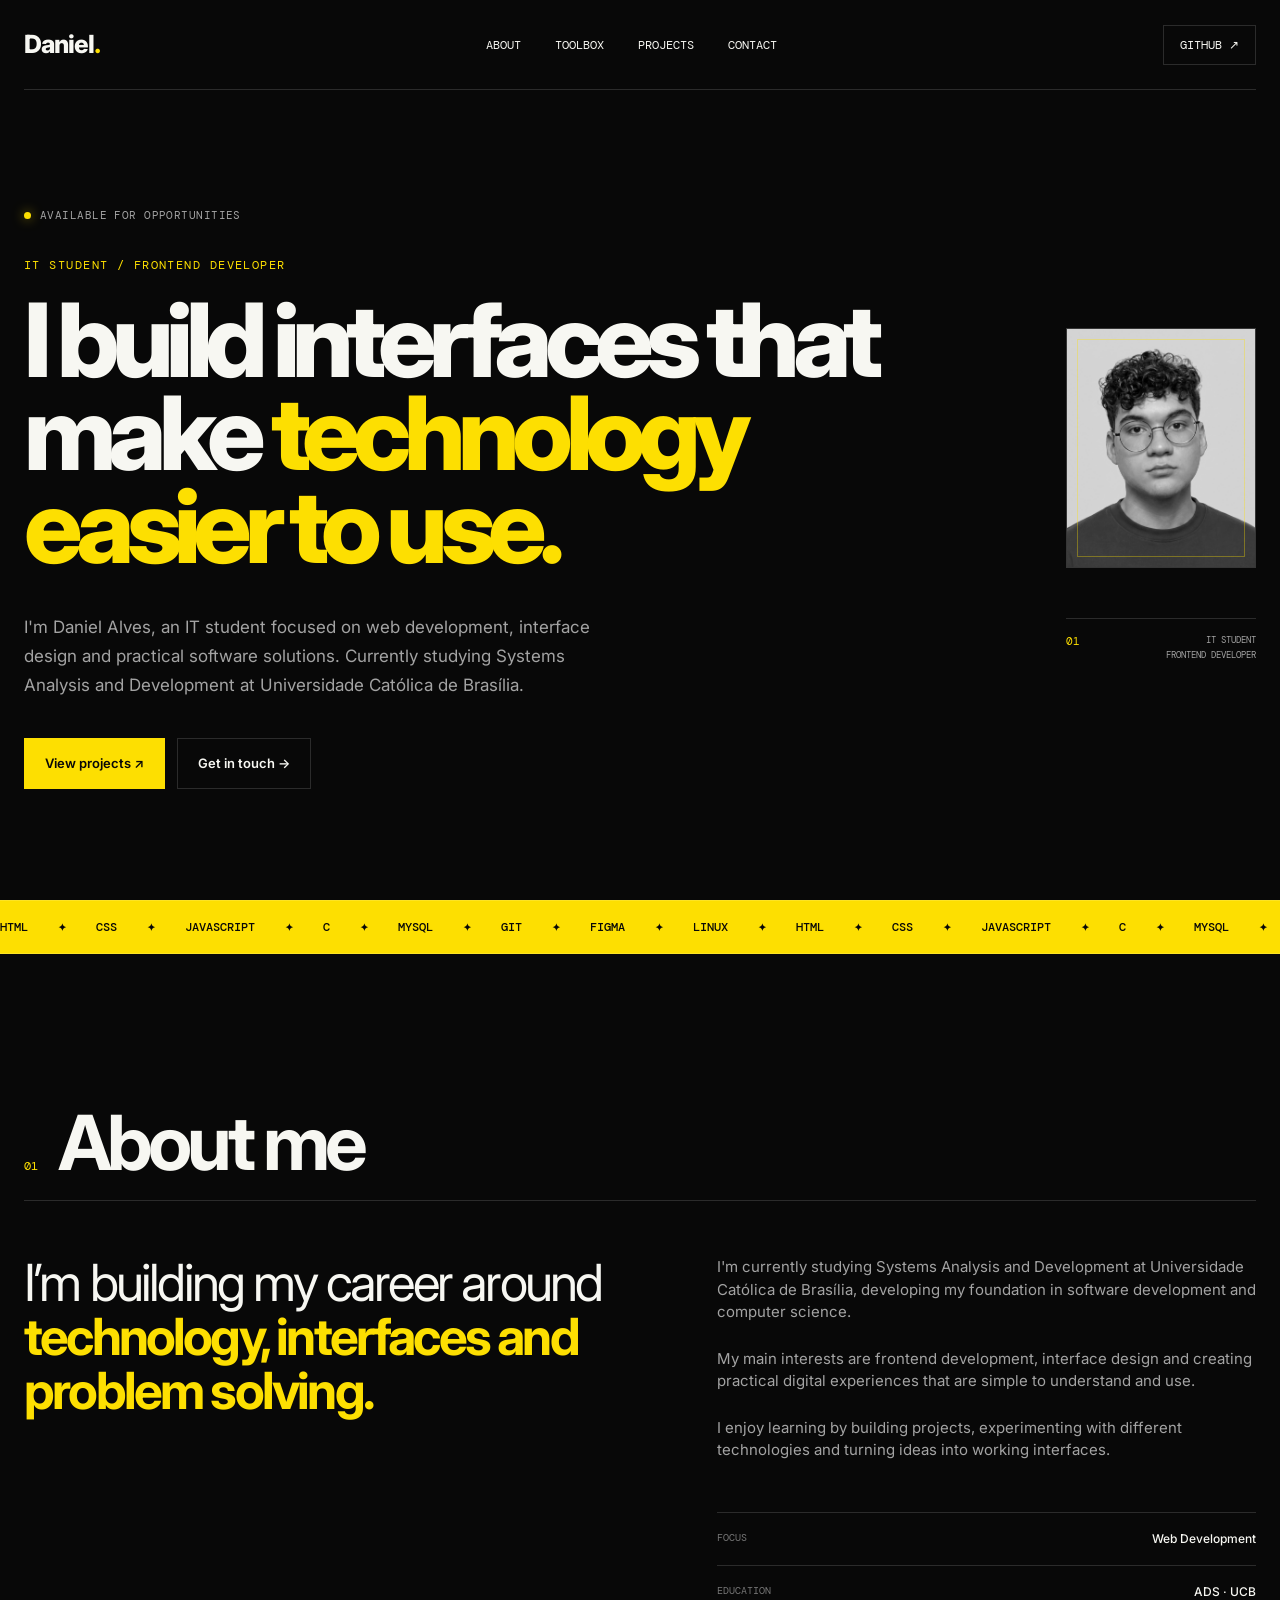
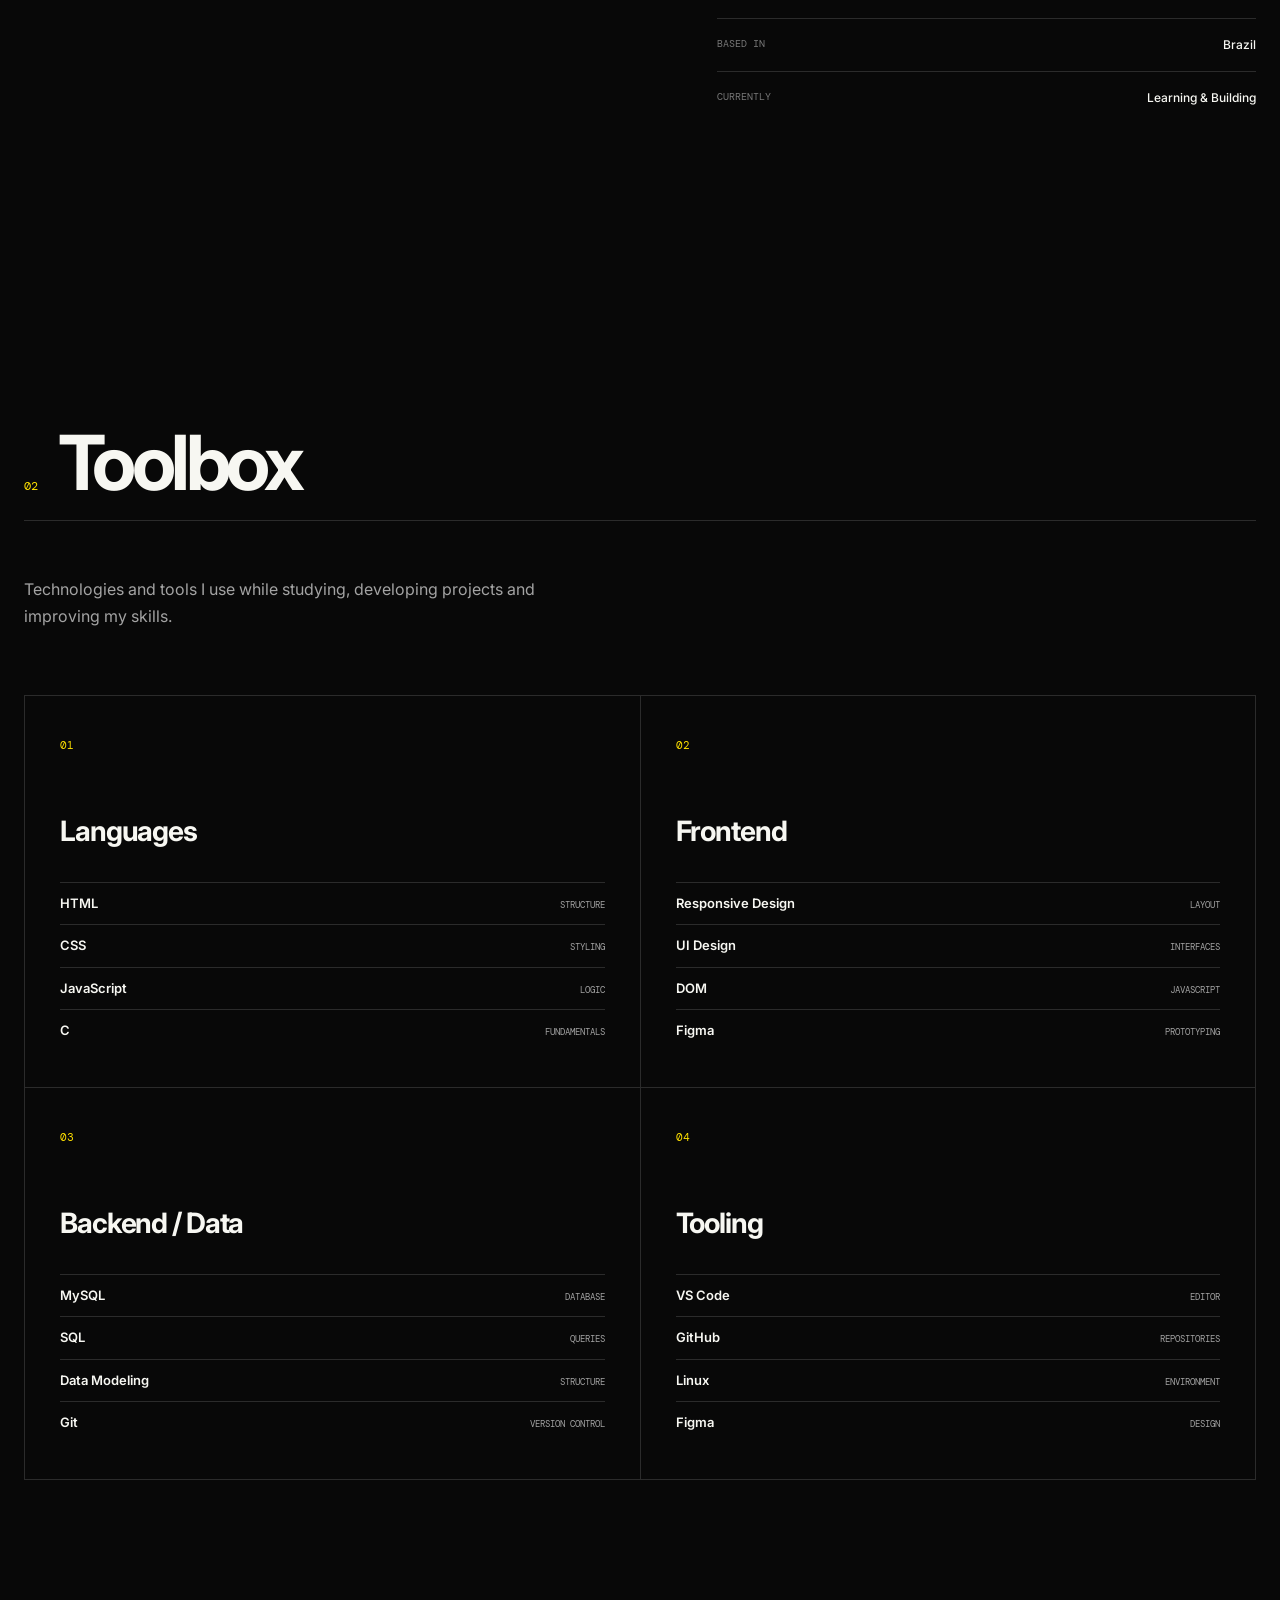
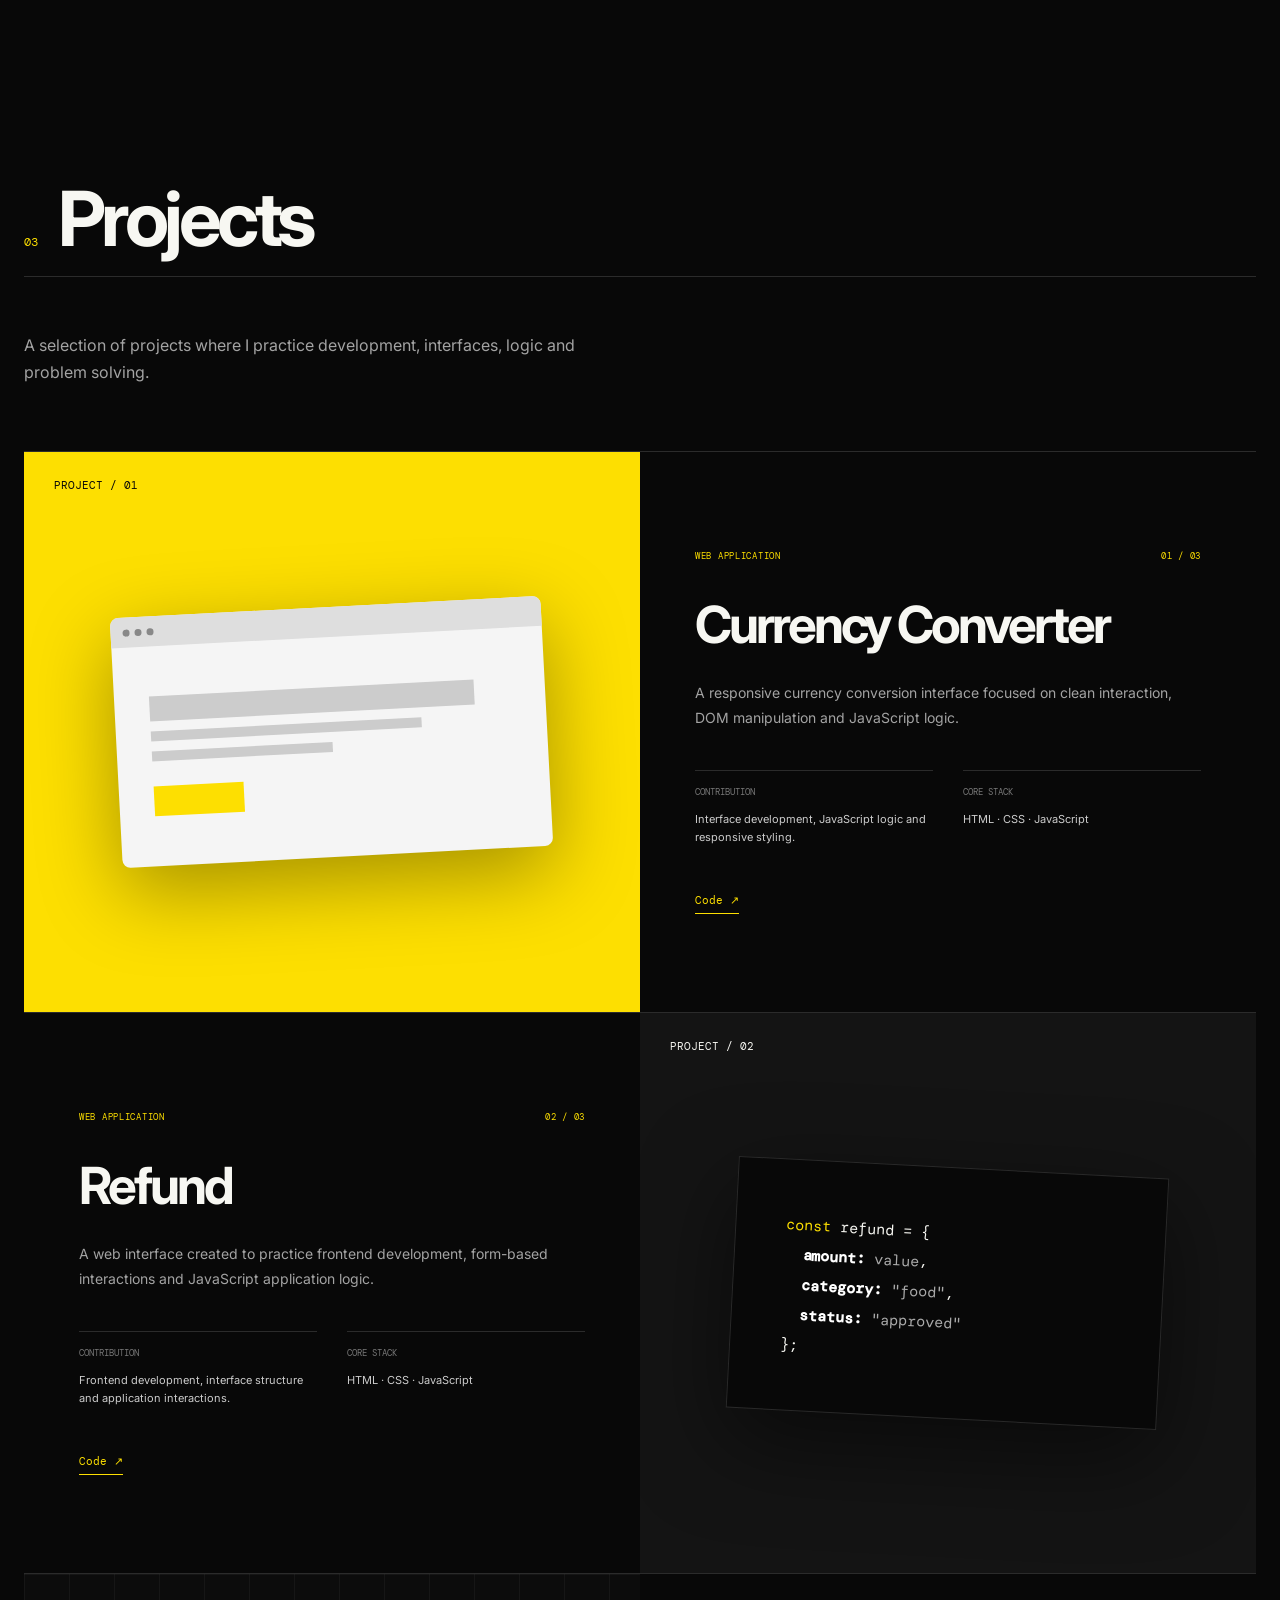
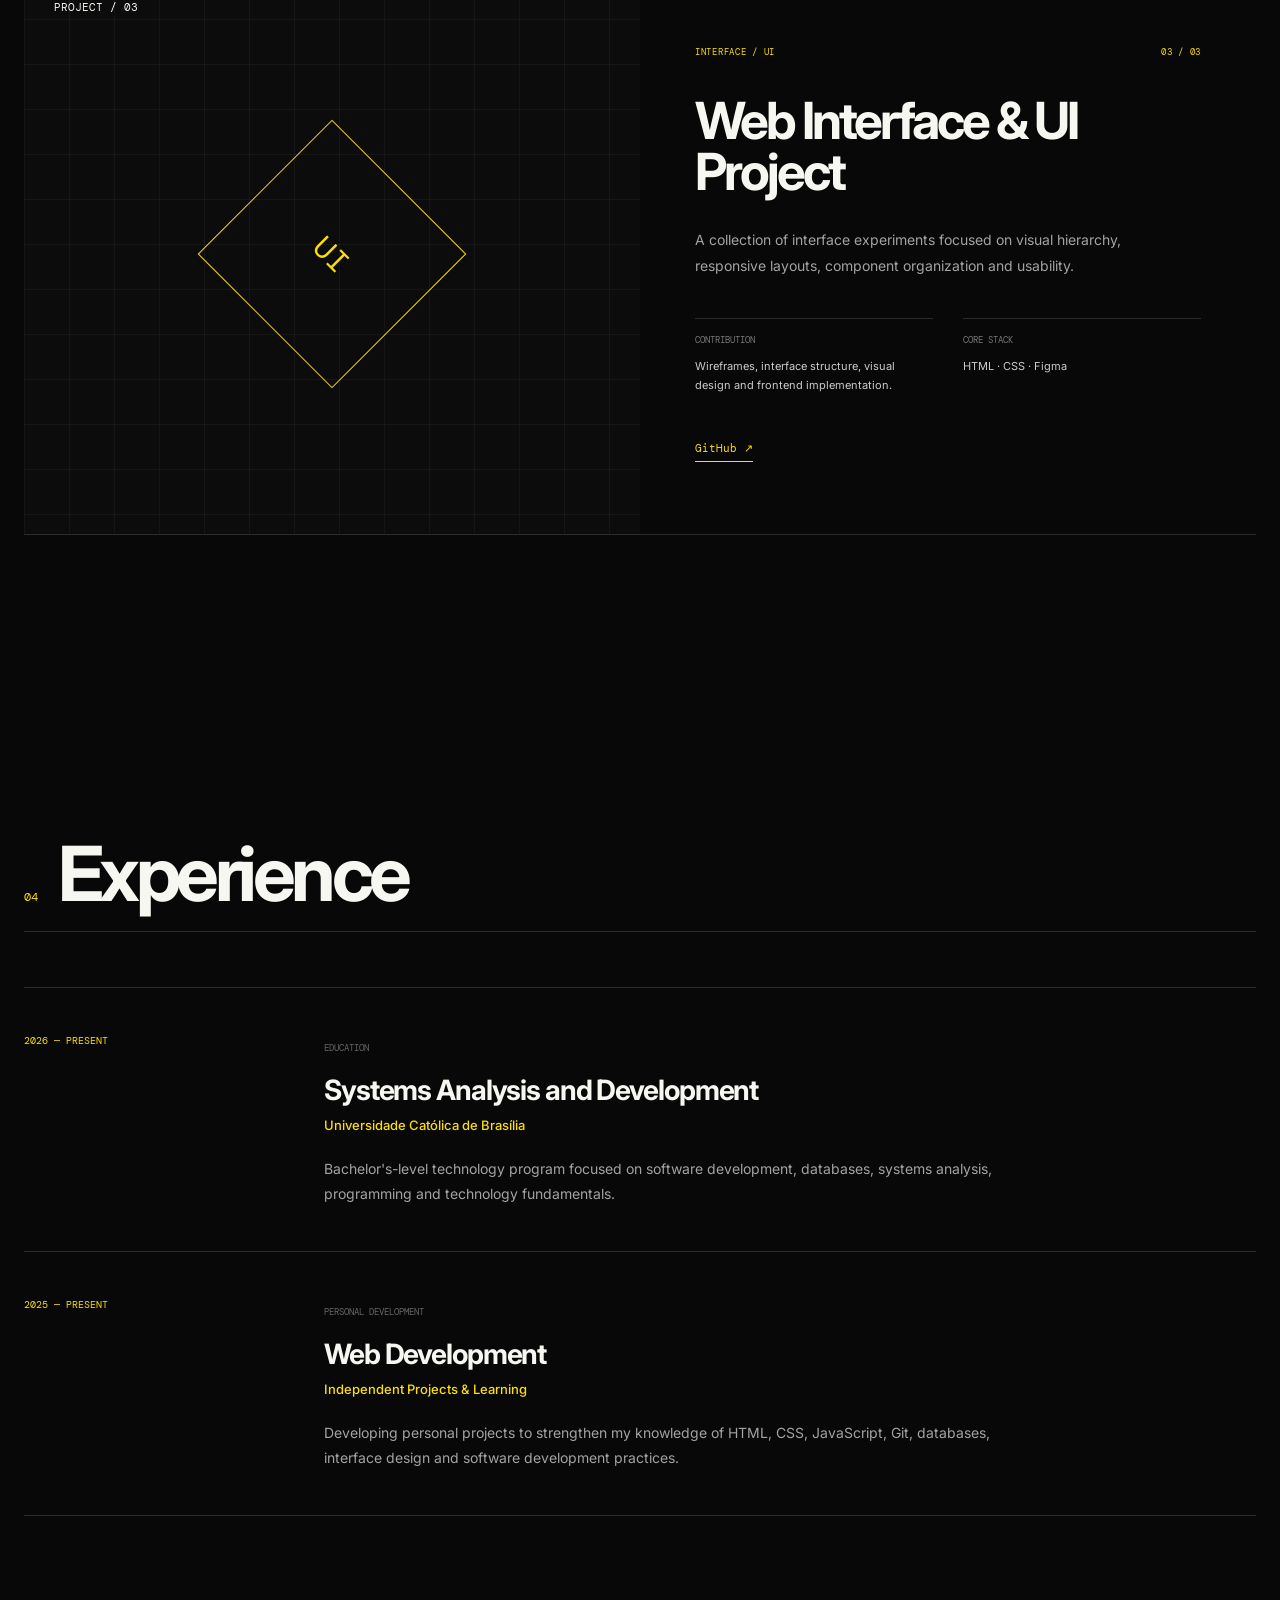
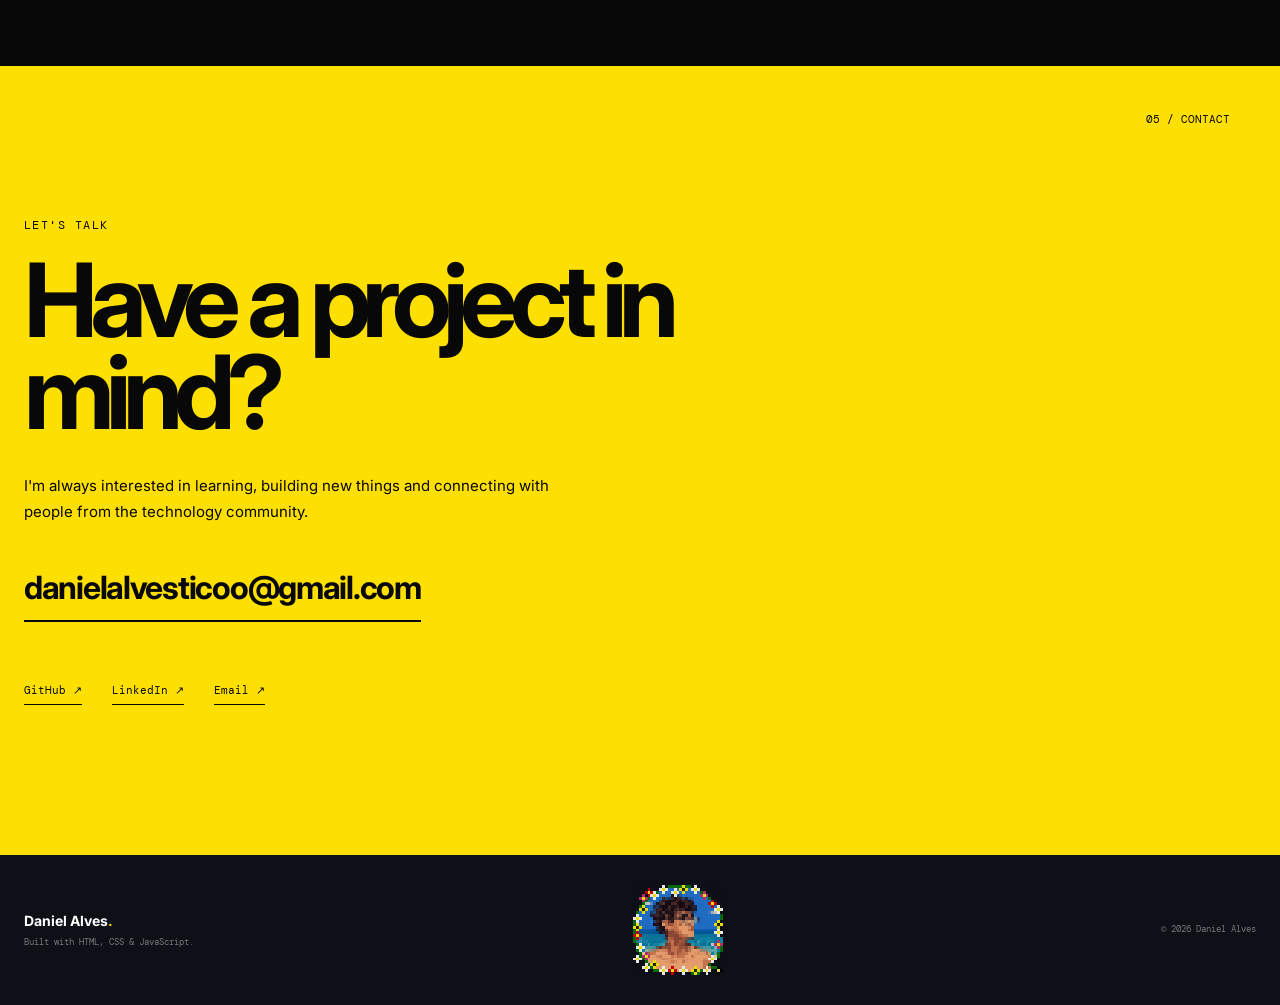
<file: index.html>
<!DOCTYPE html>
<html lang="en">
  <head>
    <meta charset="UTF-8" />
    <meta name="viewport" content="width=device-width, initial-scale=1.0" />

    <meta
      name="description"
      content="Daniel Alves — IT Student and Frontend Developer focused on web development, interface design and practical software solutions."
    />

    <title>Daniel Alves — IT Student & Frontend Developer</title>

    <link rel="preconnect" href="https://fonts.googleapis.com" />
    <link rel="preconnect" href="https://fonts.gstatic.com" crossorigin />

    <link
      href="https://fonts.googleapis.com/css2?family=DM+Mono:wght@300;400;500&family=Inter:wght@400;500;600;700;800&display=swap"
      rel="stylesheet"
    />

    <link rel="icon" type="image/GIF" href="assets/GIFs/GIF_PixelArt__to_Github (3).gif">

    <link rel="stylesheet" href="styles.css" />
  </head>

  <body>
    <!-- =========================
         NAVBAR
    ========================== -->

    <header class="navbar">
      <a href="#" class="logo">
        Daniel<span>.</span>
      </a>

      <nav>
        <a href="#about">About</a>
        <a href="#toolbox">Toolbox</a>
        <a href="#projects">Projects</a>
        <a href="#contact">Contact</a>
      </nav>

      <a
        href="https://github.com/danielalvesfirst"
        class="nav-github"
        target="_blank"
        rel="noopener noreferrer"
      >
        GitHub ↗
      </a>
    </header>

    <main>
      <!-- =========================
           HERO
      ========================== -->

      <section class="hero">
        <div class="hero-content">
          <div class="availability">
            <span></span>
            Available for opportunities
          </div>

          <p class="eyebrow">IT STUDENT / FRONTEND DEVELOPER</p>

          <h1>
            I build interfaces that make
            <span>technology easier to use.</span>
          </h1>

          <p class="hero-description">
            I'm Daniel Alves, an IT student focused on web development,
            interface design and practical software solutions. Currently
            studying Systems Analysis and Development at Universidade Católica
            de Brasília.
          </p>

          <div class="hero-actions">
            <a href="#projects" class="button button-primary">
              View projects ↗
            </a>

            <a href="#contact" class="button button-secondary">
              Get in touch →
            </a>
          </div>
        </div>

        <div class="hero-side">
          <div class="profile-photo">
            <a href="https://www.linkedin.com/in/danielalvesanalise/" target="_blank" rel="noopener">
            <img
              src="assets/IMGs/perfil.jpeg"
              alt="Daniel Alves"
            />
          </div>
          </a>

          <div class="hero-side-info">
            <span>01</span>

            <p>
              IT STUDENT<br />
              FRONTEND DEVELOPER
            </p>
          </div>
        </div>
      </section>

      <!-- =========================
           TECHNOLOGIES MARQUEE
      ========================== -->

      <div class="tech-marquee">
        <div class="marquee-track">
          <span>HTML</span>
          <b>✦</b>
          <span>CSS</span>
          <b>✦</b>
          <span>JAVASCRIPT</span>
          <b>✦</b>
          <span>C</span>
          <b>✦</b>
          <span>MYSQL</span>
          <b>✦</b>
          <span>GIT</span>
          <b>✦</b>
          <span>FIGMA</span>
          <b>✦</b>
          <span>LINUX</span>
          <b>✦</b>

          <span>HTML</span>
          <b>✦</b>
          <span>CSS</span>
          <b>✦</b>
          <span>JAVASCRIPT</span>
          <b>✦</b>
          <span>C</span>
          <b>✦</b>
          <span>MYSQL</span>
          <b>✦</b>
          <span>GIT</span>
          <b>✦</b>
          <span>FIGMA</span>
          <b>✦</b>
          <span>LINUX</span>
          <b>✦</b>
        </div>
      </div>

      <!-- =========================
           ABOUT
      ========================== -->

      <section class="section" id="about">
        <div class="section-heading">
          <span class="section-index">01</span>
          <h2>About me</h2>
        </div>

        <div class="about-grid">
          <div>
            <p class="big-text">
              I’m building my career around
              <strong>technology, interfaces and problem solving.</strong>
            </p>
          </div>

          <div class="about-text">
            <p>
              I'm currently studying Systems Analysis and Development at
              Universidade Católica de Brasília, developing my foundation in
              software development and computer science.
            </p>

            <p>
              My main interests are frontend development, interface design and
              creating practical digital experiences that are simple to
              understand and use.
            </p>

            <p>
              I enjoy learning by building projects, experimenting with
              different technologies and turning ideas into working interfaces.
            </p>

            <div class="about-facts">
              <div>
                <span>Focus</span>
                <strong>Web Development</strong>
              </div>

              <div>
                <span>Education</span>
                <strong>ADS · UCB</strong>
              </div>

              <div>
                <span>Based in</span>
                <strong>Brazil</strong>
              </div>

              <div>
                <span>Currently</span>
                <strong>Learning & Building</strong>
              </div>
            </div>
          </div>
        </div>
      </section>

      <!-- =========================
           TOOLBOX
      ========================== -->

      <section class="section" id="toolbox">
        <div class="section-heading">
          <span class="section-index">02</span>
          <h2>Toolbox</h2>
        </div>

        <p class="section-description">
          Technologies and tools I use while studying, developing projects and
          improving my skills.
        </p>

        <div class="toolbox-grid">
          <article class="toolbox-card">
            <span class="toolbox-number">01</span>

            <h3>Languages</h3>

            <ul>
              <li>
                <span>HTML</span>
                <small>STRUCTURE</small>
              </li>

              <li>
                <span>CSS</span>
                <small>STYLING</small>
              </li>

              <li>
                <span>JavaScript</span>
                <small>LOGIC</small>
              </li>

              <li>
                <span>C</span>
                <small>FUNDAMENTALS</small>
              </li>
            </ul>
          </article>

          <article class="toolbox-card">
            <span class="toolbox-number">02</span>

            <h3>Frontend</h3>

            <ul>
              <li>
                <span>Responsive Design</span>
                <small>LAYOUT</small>
              </li>

              <li>
                <span>UI Design</span>
                <small>INTERFACES</small>
              </li>

              <li>
                <span>DOM</span>
                <small>JAVASCRIPT</small>
              </li>

              <li>
                <span>Figma</span>
                <small>PROTOTYPING</small>
              </li>
            </ul>
          </article>

          <article class="toolbox-card">
            <span class="toolbox-number">03</span>

            <h3>Backend / Data</h3>

            <ul>
              <li>
                <span>MySQL</span>
                <small>DATABASE</small>
              </li>

              <li>
                <span>SQL</span>
                <small>QUERIES</small>
              </li>

              <li>
                <span>Data Modeling</span>
                <small>STRUCTURE</small>
              </li>

              <li>
                <span>Git</span>
                <small>VERSION CONTROL</small>
              </li>
            </ul>
          </article>

          <article class="toolbox-card">
            <span class="toolbox-number">04</span>

            <h3>Tooling</h3>

            <ul>
              <li>
                <span>VS Code</span>
                <small>EDITOR</small>
              </li>

              <li>
                <span>GitHub</span>
                <small>REPOSITORIES</small>
              </li>

              <li>
                <span>Linux</span>
                <small>ENVIRONMENT</small>
              </li>

              <li>
                <span>Figma</span>
                <small>DESIGN</small>
              </li>
            </ul>
          </article>
        </div>
      </section>

      <!-- =========================
           PROJECTS
      ========================== -->

      <section class="section" id="projects">
        <div class="section-heading">
          <span class="section-index">03</span>
          <h2>Projects</h2>
        </div>

        <p class="section-description">
          A selection of projects where I practice development, interfaces,
          logic and problem solving.
        </p>

        <!-- PROJECT 01 -->

        <article class="project">
          <div class="project-image project-yellow">
            <span>PROJECT / 01</span>

            <div class="project-browser">
              <div class="browser-top">
                <i></i>
                <i></i>
                <i></i>
              </div>

              <div class="browser-content">
                <div class="browser-line large"></div>
                <div class="browser-line"></div>
                <div class="browser-line short"></div>
                <div class="browser-button"></div>
              </div>
            </div>
          </div>

          <div class="project-info">
            <div class="project-meta">
              <span>WEB APPLICATION</span>
              <span>01 / 03</span>
            </div>

            <h3>Currency Converter</h3>

            <p class="project-description">
              A responsive currency conversion interface focused on clean
              interaction, DOM manipulation and JavaScript logic.
            </p>

            <div class="project-details">
              <div>
                <span>Contribution</span>
                <p>
                  Interface development, JavaScript logic and responsive
                  styling.
                </p>
              </div>

              <div>
                <span>Core Stack</span>
                <p>HTML · CSS · JavaScript</p>
              </div>
            </div>

            <div class="project-links">
              <a
                href="https://github.com/danielalvesfirst/currency-converter"
                target="_blank"
                rel="noopener noreferrer"
              >
                Code ↗
              </a>
            </div>
          </div>
        </article>

        <!-- PROJECT 02 -->

        <article class="project project-reverse">
          <div class="project-image project-dark">
            <span>PROJECT / 02</span>

            <div class="code-preview">
              <em>const</em> refund = {<br />
              &nbsp;&nbsp;<strong>amount:</strong> <b>value</b>,<br />
              &nbsp;&nbsp;<strong>category:</strong> <b>"food"</b>,<br />
              &nbsp;&nbsp;<strong>status:</strong> <b>"approved"</b><br />
              };
            </div>
          </div>

          <div class="project-info">
            <div class="project-meta">
              <span>WEB APPLICATION</span>
              <span>02 / 03</span>
            </div>

            <h3>Refund</h3>

            <p class="project-description">
              A web interface created to practice frontend development,
              form-based interactions and JavaScript application logic.
            </p>

            <div class="project-details">
              <div>
                <span>Contribution</span>
                <p>
                  Frontend development, interface structure and application
                  interactions.
                </p>
              </div>

              <div>
                <span>Core Stack</span>
                <p>HTML · CSS · JavaScript</p>
              </div>
            </div>

            <div class="project-links">
              <a
                href="https://github.com/danielalvesfirst/Refund"
                target="_blank"
                rel="noopener noreferrer"
              >
                Code ↗
              </a>
            </div>
          </div>
        </article>

        <!-- PROJECT 03 -->

        <article class="project">
          <div class="project-image project-grid">
            <span>PROJECT / 03</span>

            <div class="grid-symbol">
              UI
            </div>
          </div>

          <div class="project-info">
            <div class="project-meta">
              <span>INTERFACE / UI</span>
              <span>03 / 03</span>
            </div>

            <h3>Web Interface & UI Project</h3>

            <p class="project-description">
              A collection of interface experiments focused on visual
              hierarchy, responsive layouts, component organization and
              usability.
            </p>

            <div class="project-details">
              <div>
                <span>Contribution</span>
                <p>
                  Wireframes, interface structure, visual design and frontend
                  implementation.
                </p>
              </div>

              <div>
                <span>Core Stack</span>
                <p>HTML · CSS · Figma</p>
              </div>
            </div>

            <div class="project-links">
              <a
                href="https://github.com/danielalvesfirst"
                target="_blank"
                rel="noopener noreferrer"
              >
                GitHub ↗
              </a>
            </div>
          </div>
        </article>
      </section>

      <!-- =========================
           EXPERIENCE & EDUCATION
      ========================== -->

      <section class="section">
        <div class="section-heading">
          <span class="section-index">04</span>
          <h2>Experience</h2>
        </div>

        <div class="timeline">
          <article class="timeline-item">
            <div class="timeline-date">
              2026 — PRESENT
            </div>

            <div class="timeline-content">
              <span class="timeline-type">EDUCATION</span>

              <h3>Systems Analysis and Development</h3>

              <h4>Universidade Católica de Brasília</h4>

              <p>
                Bachelor's-level technology program focused on software
                development, databases, systems analysis, programming and
                technology fundamentals.
              </p>
            </div>
          </article>

          <article class="timeline-item">
            <div class="timeline-date">
              2025 — PRESENT
            </div>

            <div class="timeline-content">
              <span class="timeline-type">PERSONAL DEVELOPMENT</span>

              <h3>Web Development</h3>

              <h4>Independent Projects & Learning</h4>

              <p>
                Developing personal projects to strengthen my knowledge of
                HTML, CSS, JavaScript, Git, databases, interface design and
                software development practices.
              </p>
            </div>
          </article>
        </div>
      </section>
    </main>

    <!-- =========================
         CONTACT
    ========================== -->

    <section class="contact" id="contact">
      <span class="contact-number">05 / CONTACT</span>

      <div class="contact-content">
        <p class="eyebrow">LET'S TALK</p>

        <h2>Have a project in mind?</h2>

        <p>
          I'm always interested in learning, building new things and
          connecting with people from the technology community.
        </p>

        <a
          href="mailto:danielalvesticoo@gmail.com"
          class="contact-email"
        >
          danielalvesticoo@gmail.com
        </a>

        <div class="contact-links">
          <a
            href="https://github.com/danielalvesfirst"
            target="_blank"
            rel="noopener noreferrer"
          >
            GitHub ↗
          </a>

          <a
            href="https://www.linkedin.com/in/danielalvesanalise/"
            target="_blank"
            rel="noopener noreferrer"
          >
            LinkedIn ↗
          </a>

          <a href="mailto:danielalvesticoo@gmail.com">
            Email ↗
          </a>
        </div>
      </div>
    </section>

    <!-- =========================
         FOOTER
    ========================== -->

    <footer>
      <div class="footer-brand">
        <strong>Daniel Alves<span>.</span></strong>
        <p>Built with HTML, CSS & JavaScript.</p>
      </div>

      <img
        class="footer-gif"
        src="assets/GIFs/GIF_PixelArt__to_Github (3).gif"
        alt="Daniel Alves pixel art signature"
      />

      <p class="footer-copy">
        © 2026 Daniel Alves
      </p>
    </footer>
  </body>
</html>
</file>
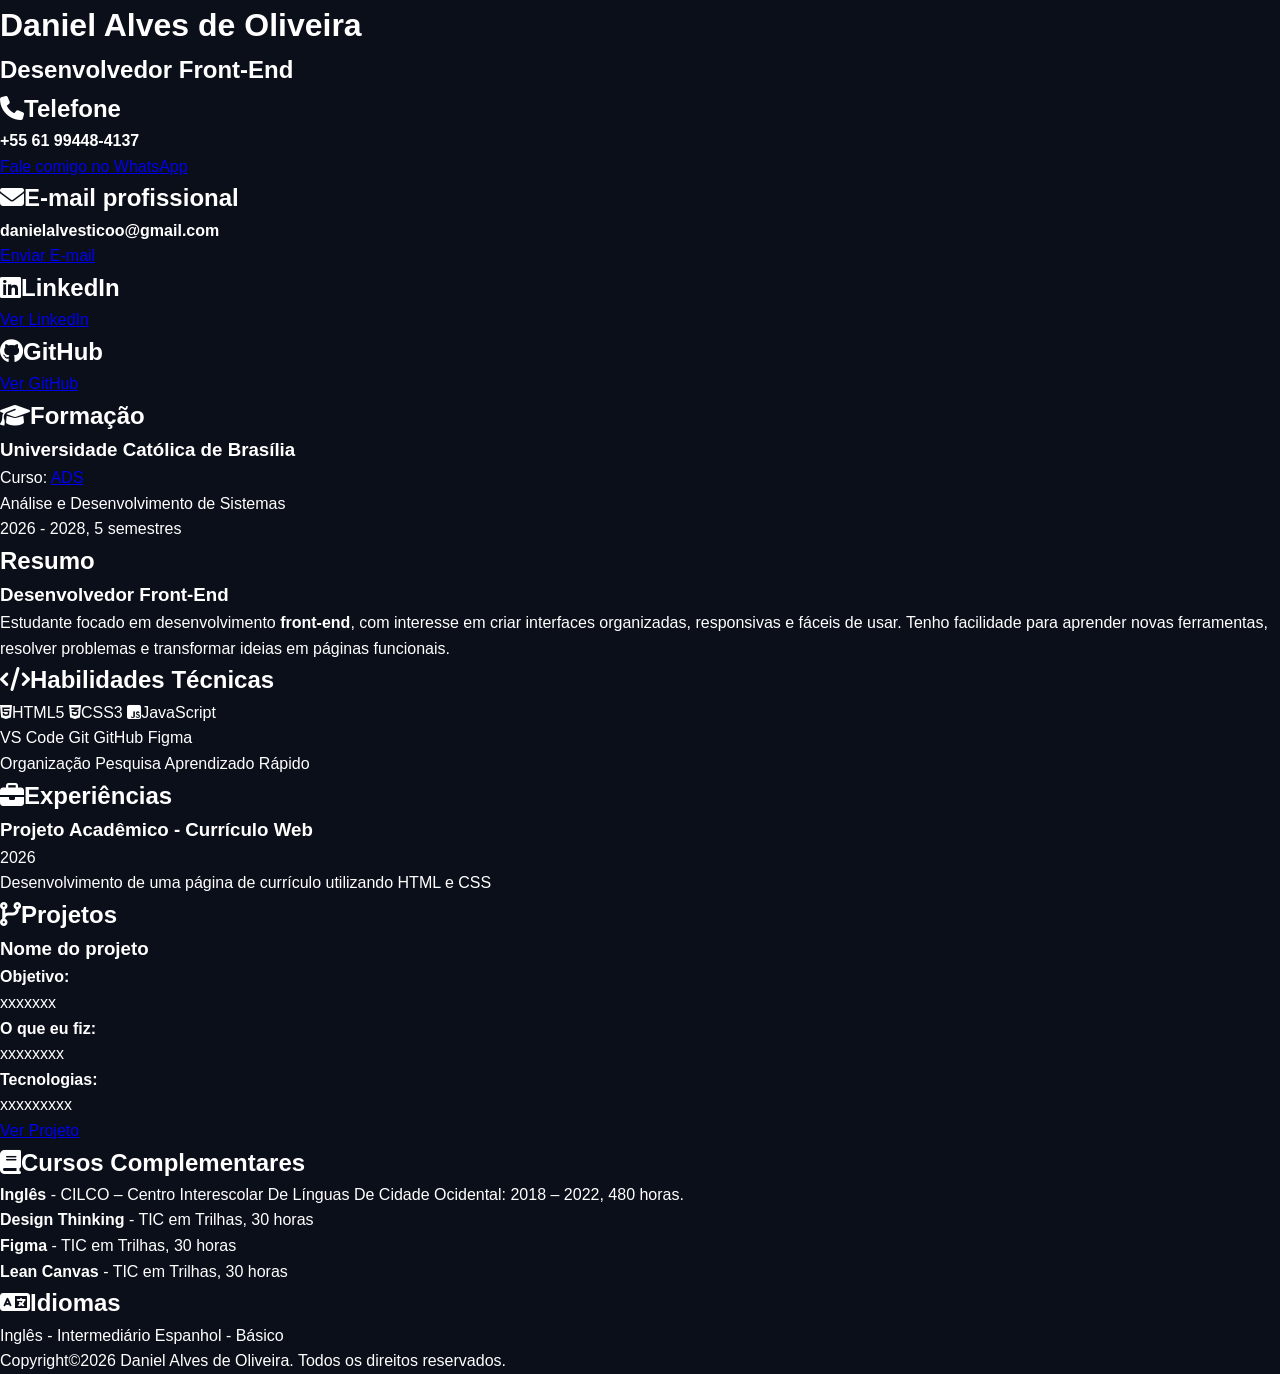
<file: 1curriculo.html>
<!DOCTYPE html>
<html lang="pt-BR">
<head>
    <meta charset="UTF-8">
    <meta name="viewport" content="width=device-width, initial-scale=1.0">
    <title>Daniel Alves de Oliveira</title>
    <link rel="stylesheet" href="2curriculo.css">
    <link rel="stylesheet" href="https://cdnjs.cloudflare.com/ajax/libs/font-awesome/6.5.1/css/all.min.css">
</head>

<body>
    <header>
        <h1>Daniel Alves de Oliveira</h1>
        <h2>Desenvolvedor Front-End</h2>
    </header>

    <div class="container-curriculo">
        <div class="coluna-principal">

    <!--Cabeçalho-->
    <section>
        <h2><i class="fa-solid fa-phone"></i>Telefone</h2>
        <p><strong>+55 61 99448-4137</strong></p>
        <a href="https://wa.me/5561994484137" target="_blank" class="botao-link">Fale comigo no WhatsApp</a>

        <h2><i class="fa-solid fa-envelope"></i>E-mail profissional</h2>
        <p><strong>danielalvesticoo@gmail.com</strong></p>
        <a href="mailto:danielalvesticoo@gmail.com" class="botao-link">Enviar E-mail</a>

        <h2><i class="fa-brands fa-linkedin"></i>LinkedIn</h2>
        <a href="https://www.linkedin.com/in/danielalvesanalise/" target="_blank" class="botao-link">Ver LinkedIn</a>

        <h2><i class="fa-brands fa-github"></i>GitHub</h2>
        <a href="https://github.com/danielalvesfirst" target="_blank" class="botao-link">Ver GitHub</a>
    </section>

    <!--Formação-->
    <section>
        <h2><i class="fa-solid fa-graduation-cap"></i>Formação</h2>
        <h3>Universidade Católica de Brasília</h3>

        <div class="linha-curso">
            <span class="rotulo">Curso:</span>
            <a href="https://www.catho.com.br/carreira-sucesso/tudo-sobre-analise-e-desenvolvimento-de-sistemas/" class="botao-dois" target="_blank">ADS</a>
        </div>

        <p class="nome-curso">Análise e Desenvolvimento de Sistemas</p>
        <p>2026 - 2028, 5 semestres</p>
    </section>

    <!--Conteúdo-->
    <section>
        <h2>Resumo</h2>
        <h3>Desenvolvedor Front-End</h3>
        <p>Estudante focado em desenvolvimento <strong>front-end</strong>, com interesse em criar interfaces organizadas, responsivas e fáceis de usar. Tenho facilidade para aprender novas ferramentas, resolver problemas e transformar ideias em páginas funcionais.</p>
    </section>

    </div>

    <div class="coluna-lateral">

    <!--Habilidades-->
    <section>
        <h2><i class="fa-solid fa-code"></i>Habilidades Técnicas</h2>
        <div class="tags">
            <span class="tag"><i class="fa-brands fa-html5"></i>HTML5</span>
            <span class="tag"><i class="fa-brands fa-css3-alt"></i>CSS3</span>
            <span class="tag"><i class="fa-brands fa-square-js"></i>JavaScript</span>
        </div>

        <div class="tags">
            <span class="tag">VS Code</span>
            <span class="tag">Git</span>
            <span class="tag">GitHub</span>
            <span class="tag">Figma</span>
        </div>

        <div class="tags">
            <span class="tag">Organização</span>
            <span class="tag">Pesquisa</span>
            <span class="tag">Aprendizado Rápido</span>
        </div>
    </section>

    <!--experiencias-->
    <section>
        <h2><i class="fa-solid fa-briefcase"></i>Experiências</h2>
        <h3>Projeto Acadêmico - Currículo Web</h3>
        <p>2026</p>
        <p>Desenvolvimento de uma página de currículo utilizando HTML e CSS</p>
    </section>

    <!--Projetos-->
    <section>
        <h2><i class="fa-solid fa-code-branch"></i>Projetos</h2>

        <h3>Nome do projeto</h3>

        <h4>Objetivo:</h4>
        <p>xxxxxxx</p>

        <h4>O que eu fiz:</h4>
        <p>xxxxxxxx</p>

        <h4>Tecnologias:</h4>
        <p>xxxxxxxxx</p>
        
        <a href="LINK" target="_blank" class="botao-dois">Ver Projeto</a>
    </section>

    <!--Cursos-->
    <section>
        <h2><i class="fa-solid fa-book"></i>Cursos Complementares</h2>
        <ul>
            <li><strong>Inglês</strong> - CILCO – Centro Interescolar De Línguas De Cidade Ocidental: 2018 – 2022, 480 horas.</li>
            <li><strong>Design Thinking</strong> - TIC em Trilhas, 30 horas</li>
            <li><strong>Figma</strong> - TIC em Trilhas, 30 horas</li>
            <li><strong>Lean Canvas</strong> - TIC em Trilhas, 30 horas</li>
        </ul>
    </section>

    </div>

    <div class="coluna-tres">
    <!--Idiomas-->
    <section>
        <h2><i class="fa-solid fa-language"></i>Idiomas</h2>
        <div class="tags">
            <span class="tag">Inglês - Intermediário</span>
            <span class="tag">Espanhol - Básico</span>
        </div>
        
    </section>
    </div>
    </div>

    <footer>
    <p>Copyright&copy;2026 Daniel 
    Alves de Oliveira. Todos os direitos reservados.</p>
    </footer>
</body>
</html>
</file>
<file: styles.css>
:root {
  --yellow: #fddf01;
  --black: #080808;
  --dark: #111111;
  --gray: #a3a3a3;
  --light-gray: #d8d8d8;
  --white: #f7f7f2;
  --bluefoot: #0d1017;

  --border: rgba(255, 255, 255, 0.14);

  --max-width: 1240px;
}

* {
  margin: 0;
  padding: 0;
  box-sizing: border-box;
}

html {
  scroll-behavior: smooth;
}

body {
  background: var(--black);
  color: var(--white);

  font-family: "Inter", sans-serif;

  line-height: 1.5;

  overflow-x: hidden;
}

a {
  color: inherit;
  text-decoration: none;
}

button,
a {
  -webkit-tap-highlight-color: transparent;
}

::selection {
  background: var(--yellow);
  color: var(--black);
}

/* =========================
   NAVBAR
========================= */

.navbar {
  width: min(100% - 48px, var(--max-width));

  height: 90px;

  margin: auto;

  display: flex;
  align-items: center;
  justify-content: space-between;

  border-bottom: 1px solid var(--border);
}

.logo {
  font-size: 25px;
  font-weight: 800;
  letter-spacing: -1px;
}

.logo span,
footer span {
  color: var(--yellow);
}

.navbar nav {
  display: flex;
  gap: 34px;
}

.navbar nav a,
.nav-github {
  font-family: "DM Mono", monospace;

  font-size: 12px;
  text-transform: uppercase;

  transition: color 0.2s ease;
}

.navbar nav a:hover {
  color: var(--yellow);
}

.nav-github {
  border: 1px solid var(--border);

  padding: 10px 16px;

  transition:
    background 0.2s ease,
    color 0.2s ease;
}

.nav-github:hover {
  background: var(--yellow);
  color: var(--black);
}

/* =========================
   HERO
========================= */

.hero {
  width: min(100% - 48px, var(--max-width));

  min-height: calc(100vh - 90px);

  margin: auto;

  display: grid;
  grid-template-columns: 1fr 220px;

  align-items: center;

  gap: 60px;

  padding: 100px 0;
}

.hero-content {
  max-width: 1000px;
}

.availability {
  display: inline-flex;
  align-items: center;
  gap: 9px;

  margin-bottom: 32px;

  font-family: "DM Mono", monospace;

  font-size: 11px;
  text-transform: uppercase;
  letter-spacing: 0.04em;

  color: var(--gray);
}

.availability span {
  width: 7px;
  height: 7px;

  background: var(--yellow);

  border-radius: 50%;

  box-shadow: 0 0 12px rgba(253, 223, 1, 0.6);
}

.eyebrow {
  margin-bottom: 20px;

  color: var(--yellow);

  font-family: "DM Mono", monospace;

  font-size: 12px;
  letter-spacing: 0.12em;
}

.hero h1 {
  max-width: 1000px;

  font-size: clamp(56px, 8vw, 112px);

  line-height: 0.91;

  letter-spacing: -0.075em;

  font-weight: 800;
}

.hero h1 span {
  color: var(--yellow);
}

.hero-description {
  max-width: 610px;

  margin-top: 40px;

  color: var(--gray);

  font-size: 17px;

  line-height: 1.7;
}

.hero-actions {
  display: flex;
  flex-wrap: wrap;
  gap: 12px;

  margin-top: 38px;
}

.button {
  display: inline-flex;
  align-items: center;
  gap: 14px;

  padding: 15px 20px;

  border: 1px solid var(--border);

  font-size: 13px;
  font-weight: 600;

  transition:
    transform 0.2s ease,
    background 0.2s ease,
    color 0.2s ease;
}

.button:hover {
  transform: translateY(-3px);
}

.button-primary {
  background: var(--yellow);
  color: var(--black);

  border-color: var(--yellow);
}

.button-primary:hover {
  background: #fff;
  border-color: #fff;
}

.button-secondary:hover {
  background: #fff;
  color: var(--black);
}

/* =========================
   PROFILE PHOTO
========================= */

.hero-side {
  align-self: center;

  display: flex;
  flex-direction: column;
  align-items: flex-end;

  gap: 25px;
}

.profile-photo {
  width: 190px;
  height: 240px;

  position: relative;

  overflow: hidden;

  border: 1px solid var(--border);

  background: #151515;
}

.profile-photo::after {
  content: "";

  position: absolute;

  inset: 10px;

  border: 1px solid rgba(253, 223, 1, 0.35);

  pointer-events: none;
}

.profile-photo img {
  width: 100%;
  height: 100%;

  display: block;

  object-fit: cover;

  filter: grayscale(100%);

  transition:
    filter 0.3s ease,
    transform 0.4s ease;
}

.profile-photo:hover img {
  filter: grayscale(0%);
  transform: scale(1.04);
}

.hero-side-info {
  width: 190px;

  display: flex;
  justify-content: space-between;
  align-items: flex-start;

  border-top: 1px solid var(--border);

  padding-top: 14px;
}

.hero-side-info span {
  color: var(--yellow);

  font-family: "DM Mono", monospace;

  font-size: 11px;
}

.hero-side-info p {
  width: auto;

  color: var(--gray);

  font-family: "DM Mono", monospace;

  font-size: 9px;

  text-align: right;

  line-height: 1.6;
}

/* =========================
   MARQUEE
========================= */

.tech-marquee {
  width: 100%;

  overflow: hidden;

  border-top: 1px solid var(--border);
  border-bottom: 1px solid var(--border);

  background: var(--yellow);

  color: var(--black);
}

.marquee-track {
  width: max-content;

  display: flex;
  align-items: center;

  gap: 30px;

  padding: 17px 0;

  animation: marquee 25s linear infinite;
}

.marquee-track span {
  font-family: "DM Mono", monospace;

  font-size: 12px;
  font-weight: 500;
}

.marquee-track b {
  font-size: 10px;
}

@keyframes marquee {
  from {
    transform: translateX(0);
  }

  to {
    transform: translateX(-50%);
  }
}

/* =========================
   GENERAL SECTIONS
========================= */

.section {
  width: min(100% - 48px, var(--max-width));

  margin: auto;

  padding: 150px 0;
}

.section-heading {
  display: flex;
  align-items: baseline;
  gap: 20px;

  margin-bottom: 55px;

  border-bottom: 1px solid var(--border);

  padding-bottom: 20px;
}

.section-index {
  color: var(--yellow);

  font-family: "DM Mono", monospace;

  font-size: 12px;
}

.section-heading h2 {
  font-size: clamp(40px, 6vw, 76px);

  letter-spacing: -0.06em;

  line-height: 1;
}

.section-description {
  max-width: 560px;

  margin-bottom: 65px;

  color: var(--gray);

  font-size: 16px;

  line-height: 1.7;
}

/* =========================
   ABOUT
========================= */

.about-grid {
  display: grid;

  grid-template-columns: 1.1fr 1fr;

  gap: 100px;
}

.big-text {
  font-size: clamp(32px, 4vw, 54px);

  line-height: 1.05;

  letter-spacing: -0.055em;
}

.big-text strong {
  color: var(--yellow);
}

.about-text {
  color: var(--gray);

  font-size: 15px;
}

.about-text p {
  margin-bottom: 24px;
}

.about-facts {
  display: grid;

  grid-template-columns: 1fr;

  margin-top: 50px;
}

.about-facts div {
  display: flex;
  justify-content: space-between;

  gap: 30px;

  padding: 17px 0;

  border-top: 1px solid var(--border);
}

.about-facts span {
  color: #777;

  font-family: "DM Mono", monospace;

  font-size: 10px;

  text-transform: uppercase;
}

.about-facts strong {
  max-width: 250px;

  color: var(--white);

  font-size: 12px;

  font-weight: 500;

  text-align: right;
}

/* =========================
   TOOLBOX
========================= */

.toolbox-grid {
  display: grid;

  grid-template-columns: repeat(2, 1fr);

  border-top: 1px solid var(--border);
  border-left: 1px solid var(--border);
}

.toolbox-card {
  min-height: 350px;

  padding: 35px;

  border-right: 1px solid var(--border);
  border-bottom: 1px solid var(--border);

  transition:
    background 0.25s ease,
    color 0.25s ease;
}

.toolbox-card:hover {
  background: var(--yellow);
  color: var(--black);
}

.toolbox-number {
  color: var(--yellow);

  font-family: "DM Mono", monospace;

  font-size: 11px;
}

.toolbox-card:hover .toolbox-number {
  color: var(--black);
}

.toolbox-card h3 {
  margin: 55px 0 30px;

  font-size: 28px;

  letter-spacing: -0.04em;
}

.toolbox-card ul {
  list-style: none;
}

.toolbox-card li {
  display: flex;
  align-items: baseline;
  justify-content: space-between;

  gap: 20px;

  padding: 11px 0;

  border-top: 1px solid var(--border);
}

.toolbox-card li span {
  font-size: 13px;
  font-weight: 600;
}

.toolbox-card li small {
  color: var(--gray);

  font-family: "DM Mono", monospace;

  font-size: 9px;

  text-align: right;
}

.toolbox-card:hover li small {
  color: #333;
}

/* =========================
   PROJECTS
========================= */

.project {
  display: grid;

  grid-template-columns: 1fr 1fr;

  min-height: 560px;

  border-top: 1px solid var(--border);
}

.project:last-child {
  border-bottom: 1px solid var(--border);
}

.project-reverse .project-image {
  order: 2;
}

.project-reverse .project-info {
  order: 1;
}

.project-image {
  min-height: 560px;

  position: relative;

  display: flex;

  align-items: center;
  justify-content: center;

  overflow: hidden;
}

.project-image > span {
  position: absolute;

  top: 25px;
  left: 30px;

  font-family: "DM Mono", monospace;

  font-size: 11px;
}

.project-yellow {
  background: var(--yellow);

  color: var(--black);
}

.project-dark {
  background: #141414;
}

.project-grid {
  background:
    linear-gradient(
      rgba(255, 255, 255, 0.04) 1px,
      transparent 1px
    ),
    linear-gradient(
      90deg,
      rgba(255, 255, 255, 0.04) 1px,
      transparent 1px
    );

  background-size: 45px 45px;

  background-color: #0c0c0c;
}

.project-browser {
  width: 70%;
  max-width: 470px;

  background: #f5f5f5;

  border-radius: 8px;

  box-shadow: 0 25px 80px rgba(0, 0, 0, 0.35);

  transform: rotate(-3deg);

  transition: transform 0.4s ease;
}

.project-image:hover .project-browser {
  transform: rotate(0deg) scale(1.03);
}

.browser-top {
  height: 30px;

  display: flex;
  align-items: center;

  gap: 5px;

  padding: 0 12px;

  background: #dedede;

  border-radius: 8px 8px 0 0;
}

.browser-top i {
  width: 7px;
  height: 7px;

  border-radius: 50%;

  background: #888;
}

.browser-content {
  padding: 50px 35px;
}

.browser-line {
  width: 75%;
  height: 10px;

  margin-bottom: 10px;

  background: #ccc;
}

.browser-line.large {
  width: 90%;
  height: 25px;
}

.browser-line.short {
  width: 50%;
}

.browser-button {
  width: 90px;
  height: 30px;

  margin-top: 25px;

  background: var(--yellow);
}

.code-preview {
  width: 70%;
  max-width: 470px;

  padding: 50px;

  background: #080808;

  border: 1px solid #292929;

  box-shadow: 0 30px 90px rgba(0, 0, 0, 0.5);

  font-family: "DM Mono", monospace;

  font-size: 15px;

  line-height: 2;

  transform: rotate(3deg);

  transition: transform 0.4s ease;
}

.project-image:hover .code-preview {
  transform: rotate(0deg) scale(1.03);
}

.code-preview em {
  color: var(--yellow);

  font-style: normal;
}

.code-preview strong {
  color: #fff;
}

.code-preview b {
  color: #aaa;

  font-weight: 400;
}

.grid-symbol {
  width: 190px;
  height: 190px;

  display: flex;
  align-items: center;
  justify-content: center;

  border: 1px solid var(--yellow);

  color: var(--yellow);

  font-family: "DM Mono", monospace;

  font-size: 30px;

  transform: rotate(45deg);

  transition: transform 0.4s ease;
}

.project-image:hover .grid-symbol {
  transform: rotate(0deg);
}

.project-info {
  padding: 65px 55px;

  display: flex;
  flex-direction: column;
  justify-content: center;
}

.project-meta {
  display: flex;
  justify-content: space-between;

  margin-bottom: 35px;

  color: var(--yellow);

  font-family: "DM Mono", monospace;

  font-size: 9px;

  letter-spacing: 0.08em;
}

.project-info h3 {
  font-size: clamp(35px, 4vw, 55px);

  letter-spacing: -0.06em;

  line-height: 1;
}

.project-description {
  max-width: 500px;

  margin: 30px 0;

  color: var(--gray);

  font-size: 14px;

  line-height: 1.8;
}

.project-details {
  display: grid;

  grid-template-columns: 1fr 1fr;

  gap: 30px;

  margin-top: 10px;
}

.project-details > div {
  padding-top: 15px;

  border-top: 1px solid var(--border);
}

.project-details span {
  display: block;

  margin-bottom: 10px;

  color: #777;

  font-family: "DM Mono", monospace;

  font-size: 9px;

  text-transform: uppercase;
}

.project-details p {
  color: #ccc;

  font-size: 11px;

  line-height: 1.7;
}

.project-links {
  display: flex;

  gap: 25px;

  margin-top: 45px;
}

.project-links a {
  padding-bottom: 5px;

  border-bottom: 1px solid var(--yellow);

  color: var(--yellow);

  font-family: "DM Mono", monospace;

  font-size: 11px;

  transition:
    color 0.2s ease,
    border-color 0.2s ease;
}

.project-links a:hover {
  color: white;

  border-color: white;
}

/* =========================
   EXPERIENCE
========================= */

.timeline {
  border-top: 1px solid var(--border);
}

.timeline-item {
  display: grid;

  grid-template-columns: 230px 1fr;

  gap: 70px;

  padding: 45px 0;

  border-bottom: 1px solid var(--border);
}

.timeline-date {
  color: var(--yellow);

  font-family: "DM Mono", monospace;

  font-size: 10px;
}

.timeline-content {
  max-width: 680px;
}

.timeline-type {
  color: #666;

  font-family: "DM Mono", monospace;

  font-size: 9px;
}

.timeline-content h3 {
  margin-top: 12px;

  font-size: 28px;

  letter-spacing: -0.04em;
}

.timeline-content h4 {
  margin-top: 5px;

  color: var(--yellow);

  font-size: 13px;

  font-weight: 500;
}

.timeline-content p {
  margin-top: 20px;

  color: var(--gray);

  font-size: 14px;

  line-height: 1.8;
}

/* =========================
   CONTACT
========================= */

.contact {
  position: relative;

  min-height: 700px;

  padding: 150px max(24px, calc((100% - var(--max-width)) / 2));

  display: flex;
  align-items: center;

  overflow: hidden;

  background: var(--yellow);

  color: var(--black);
}

.contact-number {
  position: absolute;

  top: 45px;
  right: 50px;

  font-family: "DM Mono", monospace;

  font-size: 11px;
}

.contact-content {
  max-width: 900px;
}

.contact .eyebrow {
  color: var(--black);
}

.contact h2 {
  max-width: 900px;

  font-size: clamp(55px, 8vw, 105px);

  line-height: 0.9;

  letter-spacing: -0.08em;
}

.contact-content > p:not(.eyebrow) {
  max-width: 550px;

  margin-top: 35px;

  font-size: 15px;

  line-height: 1.7;
}

.contact-email {
  display: inline-block;

  margin-top: 40px;

  padding-bottom: 8px;

  border-bottom: 2px solid var(--black);

  font-size: clamp(20px, 3vw, 32px);

  font-weight: 700;

  letter-spacing: -0.04em;
}

.contact-links {
  display: flex;

  gap: 30px;

  margin-top: 60px;
}

.contact-links a {
  font-family: "DM Mono", monospace;

  font-size: 11px;

  border-bottom: 1px solid var(--black);

  padding-bottom: 5px;
}

/* =========================
   FOOTER
========================= */

footer {
  width: min(100% - 48px, var(--max-width));

  width: 100%;

padding-left: max(24px, calc((100% - var(--max-width)) / 2));
  padding-right: max(24px, calc((100% - var(--max-width)) / 2));

  min-height: 150px;

  display: flex;
  align-items: center;
  justify-content: space-between;

  color: #777;

  font-family: "DM Mono", monospace;

  font-size: 9px;

  background-color: var(--bluefoot);
}

.footer-brand strong {
  display: block;

  color: white;

  font-family: "Inter", sans-serif;

  font-size: 14px;
}

.footer-brand p {
  margin-top: 5px;
}

.footer-copy {
  margin-top: 0;
}

.footer-gif {
  width: 90px;
  height: 90px;

  object-fit: contain;

  image-rendering: pixelated;

  opacity: 0.9;

  transition:
    transform 0.3s ease,
    opacity 0.3s ease;
}

.footer-gif:hover {
  opacity: 1;

  transform: translateY(-5px);
}

/* =========================
   RESPONSIVE
========================= */

@media (max-width: 900px) {
  .navbar nav {
    display: none;
  }

  .hero {
    grid-template-columns: 1fr;

    min-height: auto;

    padding: 100px 0;
  }

  .hero-side {
    align-items: flex-start;

    margin-top: 30px;
  }

  .hero-side-info {
    width: 190px;
  }

  .about-grid {
    grid-template-columns: 1fr;

    gap: 55px;
  }

  .project {
    grid-template-columns: 1fr;
  }

  .project-reverse .project-image,
  .project-reverse .project-info {
    order: initial;
  }

  .project-image {
    min-height: 430px;
  }

  .project-info {
    min-height: 500px;

    padding: 60px 30px;
  }

  .timeline-item {
    grid-template-columns: 1fr;

    gap: 15px;
  }
}

@media (max-width: 600px) {
  .navbar {
    width: min(100% - 32px, var(--max-width));

    height: 75px;
  }

  .nav-github {
    display: none;
  }

  .hero,
  .section {
    width: min(100% - 32px, var(--max-width));
  }

  .hero {
    padding: 80px 0;
  }

  .hero h1 {
    font-size: clamp(48px, 15vw, 75px);
  }

  .hero-description {
    font-size: 14px;
  }

  .hero-side {
    margin-top: 20px;
  }

  .profile-photo {
    width: 155px;
    height: 200px;
  }

  .hero-side-info {
    width: 155px;
  }

  .section {
    padding: 100px 0;
  }

  .section-heading {
    margin-bottom: 40px;
  }

  .section-heading h2 {
    font-size: 42px;
  }

  .toolbox-grid {
    grid-template-columns: 1fr;
  }

  .toolbox-card {
    min-height: auto;

    padding: 28px;
  }

  .toolbox-card h3 {
    margin-top: 40px;
  }

  .project-image {
    min-height: 330px;
  }

  .project-browser,
  .code-preview {
    width: 80%;
  }

  .code-preview {
    padding: 30px;

    font-size: 11px;
  }

  .grid-symbol {
    width: 140px;
    height: 140px;
  }

  .project-info {
    padding: 50px 0;

    min-height: auto;
  }

  .project-details {
    grid-template-columns: 1fr;
  }

  .project-meta {
    margin-bottom: 25px;
  }

  .contact {
    min-height: 620px;

    padding: 110px 16px;
  }

  .contact h2 {
    font-size: clamp(52px, 15vw, 80px);
  }

  .contact-links {
    flex-wrap: wrap;

    gap: 20px;
  }

  footer {
    width: min(100% - 32px, var(--max-width));

    flex-direction: column;

    align-items: center;

    justify-content: center;

    gap: 22px;

    padding: 35px 0;

    text-align: center;
    
  }

  .footer-gif {
    width: 75px;
    height: 75px;

    order: 2;
  }

  .footer-brand {
    order: 1;
  }

  .footer-copy {
    order: 3;
  }
}
</file>
<file: 2curriculo.css>
/* ==================== VARIÁVEIS CSS ==================== */
:root {
    --primary: #7928ca;
    --secondary: #3b82f6;
    --accent: #00dfd8;
    --danger: #ff007f;
    --success: #10b981;
    --warning: #f59e0b;
    
    --bg-dark: #0b0f19;
    --bg-dark-secondary: #111827;
    --bg-light: #f8fafc;
    --bg-light-secondary: #f1f5f9;
    
    --text-dark: #ffffff;
    --text-dark-secondary: #d1d5db;
    --text-light: #1f2937;
    --text-light-secondary: #6b7280;
    
    --border-color: #374151;
    --shadow: 0 4px 20px rgba(0, 0, 0, 0.15);
    
    --transition: all 0.3s ease;
    --transition-fast: all 0.15s ease;
}

[data-theme="light"] {
    --bg-dark: #f8fafc;
    --bg-dark-secondary: #f1f5f9;
    --bg-light: #ffffff;
    --bg-light-secondary: #f3f4f6;
    
    --text-dark: #1f2937;
    --text-dark-secondary: #6b7280;
    --text-light: #ffffff;
    --text-light-secondary: #d1d5db;
    
    --border-color: #e5e7eb;
}

/* ==================== RESET E ESTILOS BASE ==================== */
* {
    margin: 0;
    padding: 0;
    box-sizing: border-box;
}

html {
    scroll-behavior: smooth;
    scroll-padding-top: 80px;
}

body {
    font-family: 'Segoe UI', Tahoma, Geneva, Verdana, sans-serif;
    background-color: var(--bg-dark);
    color: var(--text-dark);
    line-height: 1.6;
    transition: background-color 0.3s ease, color 0.3s ease;
    overflow-x: hidden;
}

.container {
    max-width: 1200px;
    margin: 0 auto;
    padding: 0 20px;
}

/* ==================== NAVBAR ==================== */
.navbar {
    position: fixed;
    top: 0;
    left: 0;
    right: 0;
    background: rgba(11, 15, 25, 0.95);
    backdrop-filter: blur(10px);
    border-bottom: 1px solid var(--border-color);
    z-index: 1000;
    transition: var(--transition);
}

[data-theme="light"] .navbar {
    background: rgba(248, 250, 252, 0.95);
}

.nav-container {
    display: flex;
    justify-content: space-between;
    align-items: center;
    height: 70px;
}

.logo {
    display: flex;
    align-items: center;
    gap: 10px;
    font-weight: bold;
    font-size: 20px;
    color: var(--primary);
}

.logo-icon {
    font-size: 24px;
}

.nav-menu {
    display: flex;
    align-items: center;
    gap: 30px;
}

.nav-link {
    color: var(--text-dark);
    text-decoration: none;
    font-weight: 500;
    position: relative;
    transition: color 0.3s ease;
}

.nav-link::after {
    content: '';
    position: absolute;
    bottom: -5px;
    left: 0;
    width: 0;
    height: 2px;
    background: var(--primary);
    transition: width 0.3s ease;
}

.nav-link:hover::after,
.nav-link.active::after {
    width: 100%;
}

.btn-theme {
    background: none;
    border: none;
    font-size: 20px;
    cursor: pointer;
    transition: transform 0.3s ease;
}

.btn-theme:hover {
    transform: rotate(20deg);
}

.hamburger {
    display: none;
    flex-direction: column;
    background: none;
    border: none;
    cursor: pointer;
    gap: 5px;
}

.hamburger span {
    width: 25px;
    height: 3px;
    background: var(--primary);
    border-radius: 2px;
    transition: var(--transition);
}

/* ==================== BOTÕES ==================== */
.btn {
    padding: 12px 24px;
    border: none;
    border-radius: 8px;
    font-weight: 600;
    cursor: pointer;
    transition: var(--transition);
    display: inline-flex;
    align-items: center;
    gap: 8px;
    font-size: 14px;
}

.btn-primary {
    background: linear-gradient(135deg, var(--primary), var(--secondary));
    color: white;
    box-shadow: 0 4px 15px rgba(121, 40, 202, 0.3);
}

.btn-primary:hover {
    transform: translateY(-2px);
    box-shadow: 0 6px 25px rgba(121, 40, 202, 0.5);
}

.btn-primary:active {
    transform: translateY(0);
}

.btn-secondary {
    background: transparent;
    border: 2px solid var(--primary);
    color: var(--primary);
}

.btn-secondary:hover {
    background: var(--primary);
    color: white;
}

.btn-arrow {
    font-size: 18px;
    transition: transform 0.3s ease;
}

.btn:hover .btn-arrow {
    transform: translateX(4px);
}

/* ==================== HERO SECTION ==================== */
.hero {
    position: relative;
    min-height: 100vh;
    display: flex;
    align-items: center;
    justify-content: center;
    overflow: hidden;
    padding-top: 80px;
    background: linear-gradient(135deg, var(--bg-dark) 0%, var(--bg-dark-secondary) 100%);
}

.floating-shape {
    position: absolute;
    border-radius: 50%;
    opacity: 0.1;
    filter: blur(40px);
}

.shape-1 {
    width: 400px;
    height: 400px;
    background: var(--primary);
    top: -100px;
    right: -100px;
}

.shape-2 {
    width: 300px;
    height: 300px;
    background: var(--secondary);
    bottom: 100px;
    left: -50px;
}

.shape-3 {
    width: 350px;
    height: 350px;
    background: var(--accent);
    top: 50%;
    right: 5%;
}

.hero .container {
    display: grid;
    grid-template-columns: 1fr 1fr;
    gap: 50px;
    align-items: center;
    position: relative;
    z-index: 10;
}

.hero-content {
    text-align: left;
}

.hero-title {
    font-size: 56px;
    font-weight: 900;
    line-height: 1.2;
    margin-bottom: 20px;
}

.gradient-text {
    background: linear-gradient(135deg, var(--primary), var(--accent));
    -webkit-background-clip: text;
    -webkit-text-fill-color: transparent;
    background-clip: text;
}

.hero-subtitle {
    font-size: 20px;
    color: var(--text-dark-secondary);
    margin-bottom: 40px;
    line-height: 1.6;
}

.hero-buttons {
    display: flex;
    gap: 20px;
    flex-wrap: wrap;
}

.hero-image {
    display: flex;
    justify-content: center;
    align-items: center;
}

.hero-card {
    display: grid;
    grid-template-columns: repeat(2, 100px);
    gap: 20px;
    perspective: 1000px;
}

.card-item {
    width: 100px;
    height: 100px;
    background: linear-gradient(135deg, var(--primary), var(--secondary));
    border-radius: 16px;
    display: flex;
    align-items: center;
    justify-content: center;
    font-size: 48px;
    animation: float 3s ease-in-out infinite;
    box-shadow: 0 8px 20px rgba(121, 40, 202, 0.3);
}

.card-item:nth-child(2) {
    animation-delay: 0.5s;
}

.card-item:nth-child(3) {
    animation-delay: 1s;
}

@keyframes float {
    0%, 100% {
        transform: translateY(0px);
    }
    50% {
        transform: translateY(-20px);
    }
}

/* ==================== SECTION HEADER ==================== */
.section-header {
    text-align: center;
    margin-bottom: 60px;
}

.section-header h2 {
    font-size: 48px;
    font-weight: 900;
    margin-bottom: 15px;
}

.section-header p {
    font-size: 18px;
    color: var(--text-dark-secondary);
}

/* ==================== ABOUT SECTION ==================== */
.about {
    padding: 120px 0;
    background: linear-gradient(135deg, var(--bg-dark) 0%, var(--bg-dark-secondary) 100%);
    position: relative;
}

.about-content {
    display: grid;
    grid-template-columns: 1fr 1fr;
    gap: 60px;
    align-items: start;
}

.about-text h3 {
    font-size: 32px;
    margin-bottom: 20px;
}

.about-text p {
    font-size: 16px;
    color: var(--text-dark-secondary);
    margin-bottom: 20px;
    line-height: 1.8;
}

.stats {
    display: grid;
    grid-template-columns: repeat(3, 1fr);
    gap: 20px;
    margin-top: 40px;
}

.stat {
    background: rgba(121, 40, 202, 0.1);
    padding: 20px;
    border-radius: 12px;
    text-align: center;
    border: 1px solid rgba(121, 40, 202, 0.3);
}

.stat h4 {
    font-size: 36px;
    color: var(--primary);
    margin-bottom: 10px;
}

.stat p {
    font-size: 14px;
    margin: 0;
}

.about-cards {
    display: grid;
    gap: 20px;
}

.about-card {
    background: linear-gradient(135deg, rgba(121, 40, 202, 0.1), rgba(59, 130, 246, 0.1));
    border: 1px solid var(--border-color);
    border-radius: 12px;
    padding: 30px;
    transition: var(--transition);
}

.about-card:hover {
    border-color: var(--primary);
    transform: translateX(10px);
    box-shadow: 0 10px 30px rgba(121, 40, 202, 0.2);
}

.card-icon {
    font-size: 40px;
    margin-bottom: 15px;
}

.about-card h4 {
    font-size: 20px;
    margin-bottom: 10px;
}

.about-card p {
    margin: 0;
    font-size: 14px;
}

/* ==================== FEATURES SECTION ==================== */
.features {
    padding: 120px 0;
    background: linear-gradient(135deg, var(--bg-dark-secondary) 0%, var(--bg-dark) 100%);
}

.features-grid {
    display: grid;
    grid-template-columns: repeat(auto-fit, minmax(300px, 1fr));
    gap: 30px;
}

.feature-card {
    background: linear-gradient(135deg, rgba(121, 40, 202, 0.05), rgba(59, 130, 246, 0.05));
    border: 1px solid var(--border-color);
    border-radius: 12px;
    padding: 40px;
    text-align: center;
    transition: var(--transition);
    cursor: pointer;
}

.feature-card:hover {
    border-color: var(--primary);
    transform: translateY(-10px);
    box-shadow: 0 20px 40px rgba(121, 40, 202, 0.3);
}

.feature-icon {
    font-size: 48px;
    margin-bottom: 20px;
}

.feature-card h3 {
    font-size: 22px;
    margin-bottom: 15px;
}

.feature-card p {
    color: var(--text-dark-secondary);
    font-size: 14px;
    line-height: 1.6;
}

/* ==================== COMMUNITY SECTION ==================== */
.community {
    padding: 120px 0;
    background: linear-gradient(135deg, var(--bg-dark) 0%, var(--bg-dark-secondary) 100%);
}

.community-content {
    display: grid;
    gap: 50px;
}

.tweet-container {
    max-width: 550px;
    margin: 0 auto;
    border: 3px solid transparent;
    border-radius: 16px;
    background-image:
        linear-gradient(#ffffff, #ffffff),
        linear-gradient(135deg, #7928ca, #3b82f6, #00dfd8, #ff007f, #7928ca);
    background-origin: border-box;
    background-clip: padding-box, border-box;
    background-size: 100% 100%, 300% 300%;
    transition: var(--transition);
}

[data-theme="light"] .tweet-container {
    background-image:
        linear-gradient(var(--bg-light), var(--bg-light)),
        linear-gradient(135deg, #7928ca, #3b82f6, #00dfd8, #ff007f, #7928ca);
}

.ia-glow:hover {
    animation: brilhoGoogle 3s linear infinite;
    transform: translateY(-4px);
    box-shadow:
        0 0 20px rgba(59, 130, 246, 0.4),
        0 0 40px rgba(121, 40, 202, 0.3),
        0 0 60px rgba(0, 223, 216, 0.2);
}

@keyframes brilhoGoogle {
    0% {
        background-position: 0% 50%, 0% 50%;
    }
    50% {
        background-position: 100% 50%, 100% 50%;
    }
    100% {
        background-position: 0% 50%, 0% 50%;
    }
}

.testimonials {
    display: grid;
    grid-template-columns: repeat(auto-fit, minmax(300px, 1fr));
    gap: 30px;
    margin-top: 40px;
}

.testimonial {
    background: linear-gradient(135deg, rgba(121, 40, 202, 0.1), rgba(59, 130, 246, 0.1));
    border: 1px solid var(--border-color);
    border-radius: 12px;
    padding: 30px;
    transition: var(--transition);
}

.testimonial:hover {
    border-color: var(--primary);
    transform: translateY(-5px);
}

.testimonial-header {
    display: flex;
    align-items: center;
    gap: 15px;
    margin-bottom: 20px;
}

.avatar {
    width: 50px;
    height: 50px;
    border-radius: 50%;
    border: 2px solid var(--primary);
}

.testimonial-header h4 {
    margin: 0;
}

.testimonial-header p {
    margin: 0;
    color: var(--text-dark-secondary);
    font-size: 14px;
}

.testimonial-text {
    font-style: italic;
    color: var(--text-dark-secondary);
    margin-bottom: 15px;
}

.rating {
    font-size: 14px;
}

/* ==================== CTA SECTION ==================== */
.cta {
    padding: 120px 0;
    background: linear-gradient(135deg, var(--primary) 0%, var(--secondary) 100%);
    position: relative;
    overflow: hidden;
}

.cta::before {
    content: '';
    position: absolute;
    top: -50%;
    right: -10%;
    width: 400px;
    height: 400px;
    background: rgba(255, 255, 255, 0.1);
    border-radius: 50%;
}

.cta-content {
    text-align: center;
    position: relative;
    z-index: 10;
    max-width: 600px;
    margin: 0 auto;
}

.cta h2 {
    font-size: 48px;
    color: white;
    margin-bottom: 20px;
}

.cta p {
    font-size: 18px;
    color: rgba(255, 255, 255, 0.9);
    margin-bottom: 40px;
}

.cta-form {
    margin-bottom: 30px;
}

.form-group {
    display: flex;
    gap: 10px;
    flex-wrap: wrap;
    justify-content: center;
}

.form-group input {
    padding: 14px 24px;
    border: none;
    border-radius: 8px;
    font-size: 16px;
    min-width: 250px;
    background: white;
    color: var(--text-light);
}

.form-group input::placeholder {
    color: var(--text-light-secondary);
}

.form-group input:focus {
    outline: none;
    box-shadow: 0 0 0 3px rgba(255, 255, 255, 0.3);
}

.cta-disclaimer {
    font-size: 14px;
    color: rgba(255, 255, 255, 0.8);
    line-height: 1.8;
}

/* ==================== FOOTER ==================== */
.footer {
    background: var(--bg-dark-secondary);
    border-top: 1px solid var(--border-color);
    padding: 60px 0 20px;
}

.footer-content {
    display: grid;
    grid-template-columns: repeat(auto-fit, minmax(200px, 1fr));
    gap: 40px;
    margin-bottom: 40px;
}

.footer-section h4 {
    margin-bottom: 15px;
}

.footer-section ul {
    list-style: none;
}

.footer-section li {
    margin-bottom: 10px;
}

.footer-section a {
    color: var(--text-dark-secondary);
    text-decoration: none;
    transition: color 0.3s ease;
}

.footer-section a:hover {
    color: var(--primary);
}

.social-links {
    display: flex;
    gap: 15px;
}

.social-link {
    font-size: 24px;
    display: inline-flex;
    align-items: center;
    justify-content: center;
    width: 40px;
    height: 40px;
    background: rgba(121, 40, 202, 0.1);
    border-radius: 50%;
    transition: var(--transition);
}

.social-link:hover {
    background: var(--primary);
    transform: translateY(-3px);
}

.footer-bottom {
    text-align: center;
    border-top: 1px solid var(--border-color);
    padding-top: 20px;
    color: var(--text-dark-secondary);
    font-size: 14px;
}

.disclaimer {
    margin-top: 10px;
    font-size: 12px;
}

/* ==================== TOAST NOTIFICATIONS ==================== */
.toast-container {
    position: fixed;
    bottom: 20px;
    right: 20px;
    z-index: 2000;
    display: flex;
    flex-direction: column;
    gap: 10px;
}

.toast {
    padding: 16px 24px;
    border-radius: 8px;
    color: white;
    font-weight: 600;
    animation: slideIn 0.3s ease;
    box-shadow: 0 4px 12px rgba(0, 0, 0, 0.15);
}

.toast.success {
    background: var(--success);
}

.toast.error {
    background: var(--danger);
}

.toast.warning {
    background: var(--warning);
}

.toast.info {
    background: var(--secondary);
}

@keyframes slideIn {
    from {
        transform: translateX(400px);
        opacity: 0;
    }
    to {
        transform: translateX(0);
        opacity: 1;
    }
}

/* ==================== ANIMAÇÕES ==================== */
.fade-in {
    opacity: 0;
    transform: translateY(20px);
    transition: opacity 0.6s ease, transform 0.6s ease;
}

.fade-in.active {
    opacity: 1;
    transform: translateY(0);
}

@keyframes pulse {
    0%, 100% {
        opacity: 1;
    }
    50% {
        opacity: 0.5;
    }
}

@keyframes slideInRight {
    from {
        opacity: 0;
        transform: translateX(-20px);
    }
    to {
        opacity: 1;
        transform: translateX(0);
    }
}

/* ==================== RESPONSIVIDADE ==================== */
@media (max-width: 768px) {
    .hamburger {
        display: flex;
    }

    .nav-menu {
        display: none;
        position: absolute;
        top: 70px;
        left: 0;
        right: 0;
        flex-direction: column;
        gap: 10px;
        background: var(--bg-dark-secondary);
        padding: 20px;
        border-bottom: 1px solid var(--border-color);
    }

    .nav-menu.active {
        display: flex;
    }

    .hero-title {
        font-size: 36px;
    }

    .hero .container {
        grid-template-columns: 1fr;
    }

    .hero-image {
        display: none;
    }

    .about-content {
        grid-template-columns: 1fr;
    }

    .stats {
        grid-template-columns: 1fr;
    }

    .section-header h2 {
        font-size: 32px;
    }

    .form-group {
        flex-direction: column;
    }

    .form-group input,
    .form-group button {
        width: 100%;
    }
}

@media (max-width: 480px) {
    .hero-title {
        font-size: 28px;
    }

    .hero-subtitle {
        font-size: 16px;
    }

    .hero-buttons {
        flex-direction: column;
    }

    .btn {
        width: 100%;
        justify-content: center;
    }

    .section-header h2 {
        font-size: 24px;
    }

    .about-card {
        padding: 20px;
    }

    .testimonials {
        grid-template-columns: 1fr;
    }

    .cta h2 {
        font-size: 28px;
    }

    .cta p {
        font-size: 16px;
    }

    .footer-content {
        gap: 20px;
    }
}

/* ==================== ACESSIBILIDADE ==================== */
@media (prefers-reduced-motion: reduce) {
    *,
    *::before,
    *::after {
        animation-duration: 0.01ms !important;
        animation-iteration-count: 1 !important;
        transition-duration: 0.01ms !important;
    }
}

@supports (backdrop-filter: blur(1px)) or (-webkit-backdrop-filter: blur(1px)) {
    .navbar {
        -webkit-backdrop-filter: blur(10px);
        backdrop-filter: blur(10px);
    }
}

/* Focus visible para acessibilidade */
*:focus-visible {
    outline: 2px solid var(--primary);
    outline-offset: 2px;
}

button:focus-visible,
a:focus-visible,
input:focus-visible {
    outline: 2px solid var(--primary);
    outline-offset: 2px;
}
</file>
